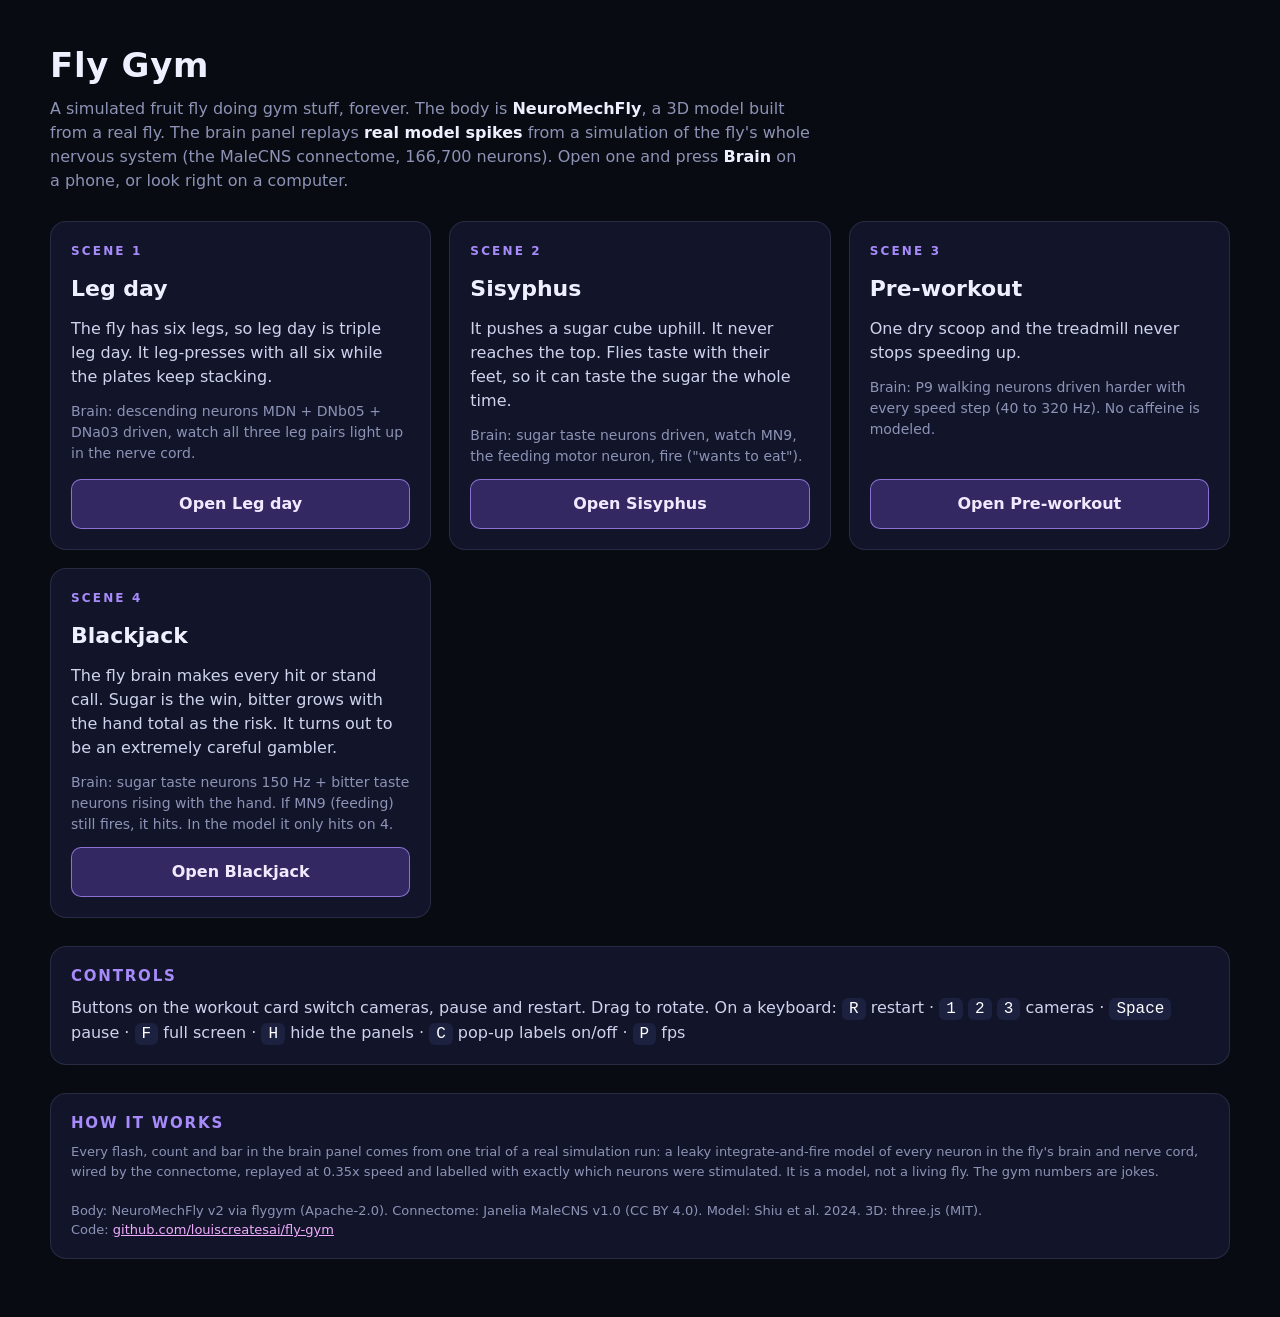
<file: index.html>
<!doctype html>
<html lang="en">
<head>
<meta charset="utf-8">
<meta name="viewport" content="width=device-width, initial-scale=1">
<title>Fly Gym</title>
<script src="./js/filecheck.js"></script>
<script>if (location.protocol !== 'file:' && !new URLSearchParams(location.search).get('scene')) location.replace('menu.html');</script>
<link rel="stylesheet" href="./style.css">
<script type="importmap">
{ "imports": { "three": "./vendor/three/three.module.js", "three/addons/": "./vendor/three/addons/" } }
</script>
</head>
<body>
<canvas id="stage"></canvas>
<div id="hud"></div>
<aside id="brain"></aside>
<div class="guide" id="guideA"><span>phone frame 1 · fly</span></div>
<div class="guide" id="guideB"><span>phone frame 2 · brain</span></div>
<div id="loading">LOADING FLY…</div>
<div id="fps"></div>
<script type="module" src="./js/main.js"></script>
</body>
</html>
</file>
<file: style.css>
:root {
  --u: calc(100vh / 1080);                         /* 1 px at 1080p */
  --strip-w: calc(100vh * 9 / 16);                 /* one phone frame, portrait */
  --strip-cx: 36vw;                                /* centre of the fly strip */
  --strip-x: calc(var(--strip-cx) - var(--strip-w) / 2);
  --ink: #eef0ff;
  --dim: #8d93b5;
  --line: rgba(190, 200, 255, 0.12);
  --card: rgba(15, 17, 30, 0.74);
  --purple: #a78bfa;
  --purple-bg: rgba(139, 92, 246, 0.28);
  --pink: #f0abfc;
  --teal: #2dd4bf;
  --font: 'Inter', 'Segoe UI Variable Text', 'Segoe UI', system-ui, -apple-system, sans-serif;
}
* { box-sizing: border-box; }
html, body { margin: 0; height: 100%; overflow: hidden; background: #090b13; color: var(--ink); font-family: var(--font); }
#stage { position: fixed; inset: 0; display: block; }
#hud { position: fixed; inset: 0; pointer-events: none; }
#hud button { pointer-events: auto; }

.hud-header {
  position: absolute; left: calc(var(--strip-x) + 22 * var(--u)); top: calc(26 * var(--u));
  letter-spacing: 0.16em; text-transform: uppercase; font-weight: 700;
}
.hh-title { font-size: calc(17 * var(--u)); color: #d9ccff; }
.hh-sub { margin-top: calc(6 * var(--u)); font-size: calc(12.5 * var(--u)); color: var(--dim); font-weight: 600; }

.hud-card {
  position: absolute; left: calc(var(--strip-x) + 18 * var(--u)); bottom: calc(22 * var(--u));
  width: calc(var(--strip-w) * 0.7);
  padding: calc(16 * var(--u)) calc(18 * var(--u)) calc(12 * var(--u));
  background: var(--card); border: 1px solid var(--line); border-radius: calc(16 * var(--u));
  backdrop-filter: blur(10px) saturate(1.2); -webkit-backdrop-filter: blur(10px) saturate(1.2);
  box-shadow: 0 calc(18 * var(--u)) calc(50 * var(--u)) rgba(0,0,0,0.45), inset 0 1px 0 rgba(255,255,255,0.05);
  transition: box-shadow .3s, border-color .3s;
}
.hud-card.danger { border-color: rgba(255, 90, 90, 0.55); box-shadow: 0 0 calc(40 * var(--u)) rgba(255, 60, 60, 0.35); }
.cams { display: flex; gap: calc(8 * var(--u)); margin-bottom: calc(14 * var(--u)); }
.cams button, .btns button {
  font: 600 calc(13 * var(--u)) var(--font); color: #c9cde6; cursor: pointer;
  background: rgba(255,255,255,0.05); border: 1px solid var(--line);
  border-radius: calc(8 * var(--u)); padding: calc(7 * var(--u)) calc(12 * var(--u));
}
.cams button.on { background: var(--purple-bg); border-color: rgba(167,139,250,0.75); color: #f1eaff; }
.stats { display: flex; gap: calc(28 * var(--u)); align-items: flex-end; }
.stat .lab { font-size: calc(11 * var(--u)); letter-spacing: 0.16em; color: var(--dim); font-weight: 700; }
.stat .val { margin-top: calc(2 * var(--u)); font-variant-numeric: tabular-nums; white-space: nowrap; }
.stat .v { font-size: calc(38 * var(--u)); font-weight: 700; color: #fff; line-height: 1.05; }
.stat.small .v { font-size: calc(24 * var(--u)); font-weight: 650; }
.stat .of { font-size: calc(16 * var(--u)); color: var(--dim); margin-left: calc(4 * var(--u)); }
.stat.bump .v { animation: bump .35s ease-out; }
@keyframes bump { 0% { color: var(--pink); text-shadow: 0 0 calc(14 * var(--u)) rgba(240,171,252,.8); } 100% { color: #fff; text-shadow: none; } }
.bar { height: calc(4 * var(--u)); background: rgba(255,255,255,0.08); border-radius: 99px; overflow: hidden; margin: calc(12 * var(--u)) 0 calc(10 * var(--u)); }
.bar i { display: block; height: 100%; background: linear-gradient(90deg, #7c5cff, #f0abfc); transform-origin: left; transform: scaleX(0); }
.phases { display: flex; gap: calc(22 * var(--u)); font-size: calc(11.5 * var(--u)); letter-spacing: 0.15em; font-weight: 700; color: #5c6283; }
.phases .ph.on { color: #fff; }
.desc { margin-top: calc(9 * var(--u)); font-size: calc(19 * var(--u)); font-weight: 650; color: #fff; }
.note { margin-top: calc(3 * var(--u)); font-size: calc(12.5 * var(--u)); color: var(--dim); min-height: 1em; }
.btns { display: flex; gap: calc(8 * var(--u)); margin-top: calc(12 * var(--u)); }
.btns button { font-size: calc(12 * var(--u)); padding: calc(5 * var(--u)) calc(10 * var(--u)); }
.foot { margin-top: calc(10 * var(--u)); font-size: calc(10.5 * var(--u)); color: #5f6588; }

.hud-flash {
  position: absolute; left: var(--strip-cx); top: 20vh; transform: translate(-50%, 0) scale(.6);
  font: 900 calc(64 * var(--u) * var(--fs, 1)) var(--font); letter-spacing: 0.02em; color: var(--fc, #fff);
  text-shadow: 0 0 calc(24 * var(--u)) currentColor, 0 calc(4 * var(--u)) 0 rgba(0,0,0,.6);
  opacity: 0; white-space: nowrap; pointer-events: none; text-transform: uppercase;
}
.hud-flash.go { animation: flashpop 1.1s cubic-bezier(.2,1.6,.4,1) forwards; }
@keyframes flashpop {
  0% { opacity: 0; transform: translate(-50%, 0) scale(.4) rotate(-4deg); }
  18% { opacity: 1; transform: translate(-50%, 0) scale(1.08) rotate(1deg); }
  30% { transform: translate(-50%, 0) scale(1) rotate(0); }
  80% { opacity: 1; }
  100% { opacity: 0; transform: translate(-50%, -20%) scale(1); }
}

#brain {
  position: fixed; right: 1.6vw; top: 2.4vh; bottom: 2.4vh; width: calc(var(--strip-w) * 0.8);
}
#brain.placeholder {
  border: 1px dashed var(--line); border-radius: calc(16 * var(--u)); display: grid; place-items: center;
  color: var(--dim); font-size: calc(14 * var(--u)); background: rgba(15,17,30,.5);
}

/* phone framing guide (key G) */
.guide { position: fixed; top: 0; bottom: 0; width: var(--strip-w); border: 2px dashed rgba(255,255,255,.35); pointer-events: none; display: none; }
.guide span { position: absolute; top: 8px; left: 8px; font-size: 12px; color: rgba(255,255,255,.6); }
body.show-guide .guide { display: block; }
#guideA { left: var(--strip-x); }
#guideB { right: calc(1.6vw - (var(--strip-w) * 0.1)); }

#loading { position: fixed; inset: 0; display: grid; place-items: center; color: var(--dim); font-size: 15px; letter-spacing: .1em; }
#fps { position: fixed; left: 8px; top: 8px; font: 12px ui-monospace, monospace; color: #7f8; display: none; }
body.show-fps #fps { display: block; }
body.clean #hud, body.clean #brain { display: none; }

/* calm mode (default): no pop-up labels. Key C toggles. */
body.calm .hud-flash, body.calm .legday-labels { display: none !important; }

/* portrait screens (phones): the fly strip is the whole width, the brain panel slides in from a button */
#brainBtn { display: none; }
@media (max-aspect-ratio: 1/1) {
  :root { --u: calc(min(100vh / 1080, 100vw / 608)); --strip-w: 100vw; --strip-cx: 50vw; }
  .hud-card { width: calc(100vw - 24px); left: 12px; bottom: 12px; }
  .hud-header { left: 16px; top: 16px; }
  #brain { display: none; left: 3vw; right: 3vw; width: auto; top: 3vh; bottom: 3vh; z-index: 5; }
  body.show-brain #brain { display: block; }
  #brainBtn { display: block; position: fixed; right: 12px; top: 12px; z-index: 6; font: 700 14px var(--font);
    color: #f1eaff; background: rgba(139,92,246,.35); border: 1px solid rgba(167,139,250,.8); border-radius: 10px; padding: 9px 14px; }
  .guide { display: none !important; }
}
</file>
